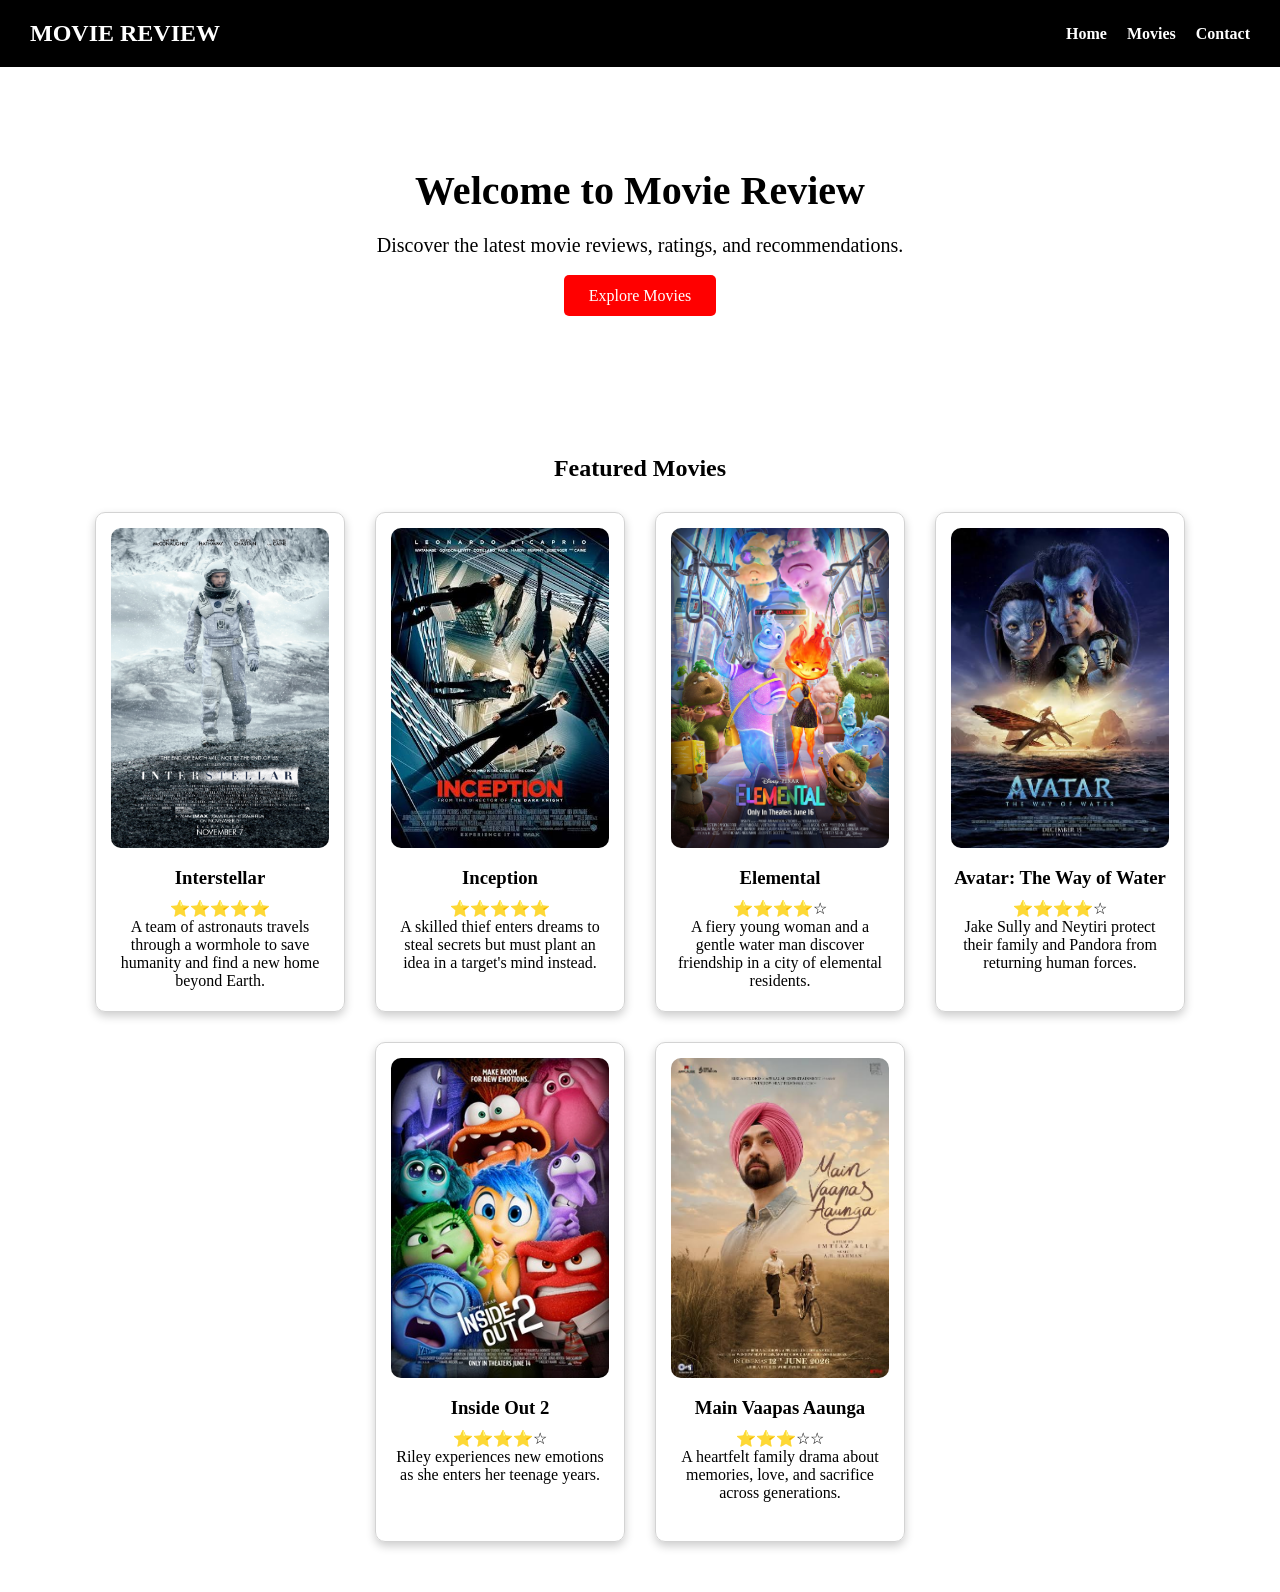
<file: moviereview/index.html>
<!DOCTYPE html>
<html lang="en">

    <head>
        <meta charset="UTF-8">
        <meta name="viweport" content="width=device-width, initial-scale=1.0">
        <title>MOVIE REVIEW WEBSITE</title>
        <link rel="stylesheet" href="style.css">
    </head>

    <body>

        <nav>
            <h1>MOVIE REVIEW</h1>
            <ul>
                <li><a href="index.html">Home</a></li>
                <li><a href="movies.html">Movies</a></li>
                <li><a href="contact.html">Contact</a></li>
            </ul>
        </nav>

        <section class="hero">
            <h2>Welcome to Movie Review</h2>
            <p>Discover the latest movie reviews, ratings, and recommendations.</p>
            <a href="movies.html" class="btn">Explore Movies</a>
        </section>

        <section class="featured">
            <h2>Featured Movies</h2>
            <div class="movie-container">

                <div class="movie-card">
                    <img src="images/interstellar.jpg" alt="Interstellar">
                    <h3>Interstellar</h3>
                    <p>⭐⭐⭐⭐⭐</p>
                    <p>A team of astronauts travels through a wormhole to save humanity and find a new home beyond Earth.</p>
                </div>

                <div class="movie-card">
                    <img src="images/inception.jpg" alt="Inception">
                    <h3>Inception</h3>
                    <p>⭐⭐⭐⭐⭐</p>
                    <p>A skilled thief enters dreams to steal secrets but must plant an idea in a target's mind instead.</p>
                </div>

                <div class="movie-card">
                    <img src="images/elemental.jpg" alt="Elemental">
                    <h3>Elemental</h3>
                    <p>⭐⭐⭐⭐☆</p>
                    <p>A fiery young woman and a gentle water man discover friendship in a city of elemental residents.</p> 
                </div>

                <div class="movie-card">
                    <img src="images/avatar.jpg" alt="Avatar">
                    <h3>Avatar: The Way of Water</h3>
                    <p>⭐⭐⭐⭐☆</p>
                    <p>Jake Sully and Neytiri protect their family and Pandora from returning human forces.</p>
                </div>

                <div class="movie-card">
                    <img src="images/insideout.jpg" alt="Inside Out">
                    <h3>Inside Out 2</h3>
                    <p>⭐⭐⭐⭐☆</p>
                    <p>Riley experiences new emotions as she enters her teenage years.</p>
                </div>

                <div class="movie-card">
                    <img src="images/mva.jpg" alt="mva">
                    <h3>Main Vaapas Aaunga</h3>
                    <p>⭐⭐⭐☆☆</p>
                    <p>A heartfelt family drama about memories, love, and sacrifice across generations.</p>
                </div>

            </div>
        </section>

    </body>
</html>
</file>
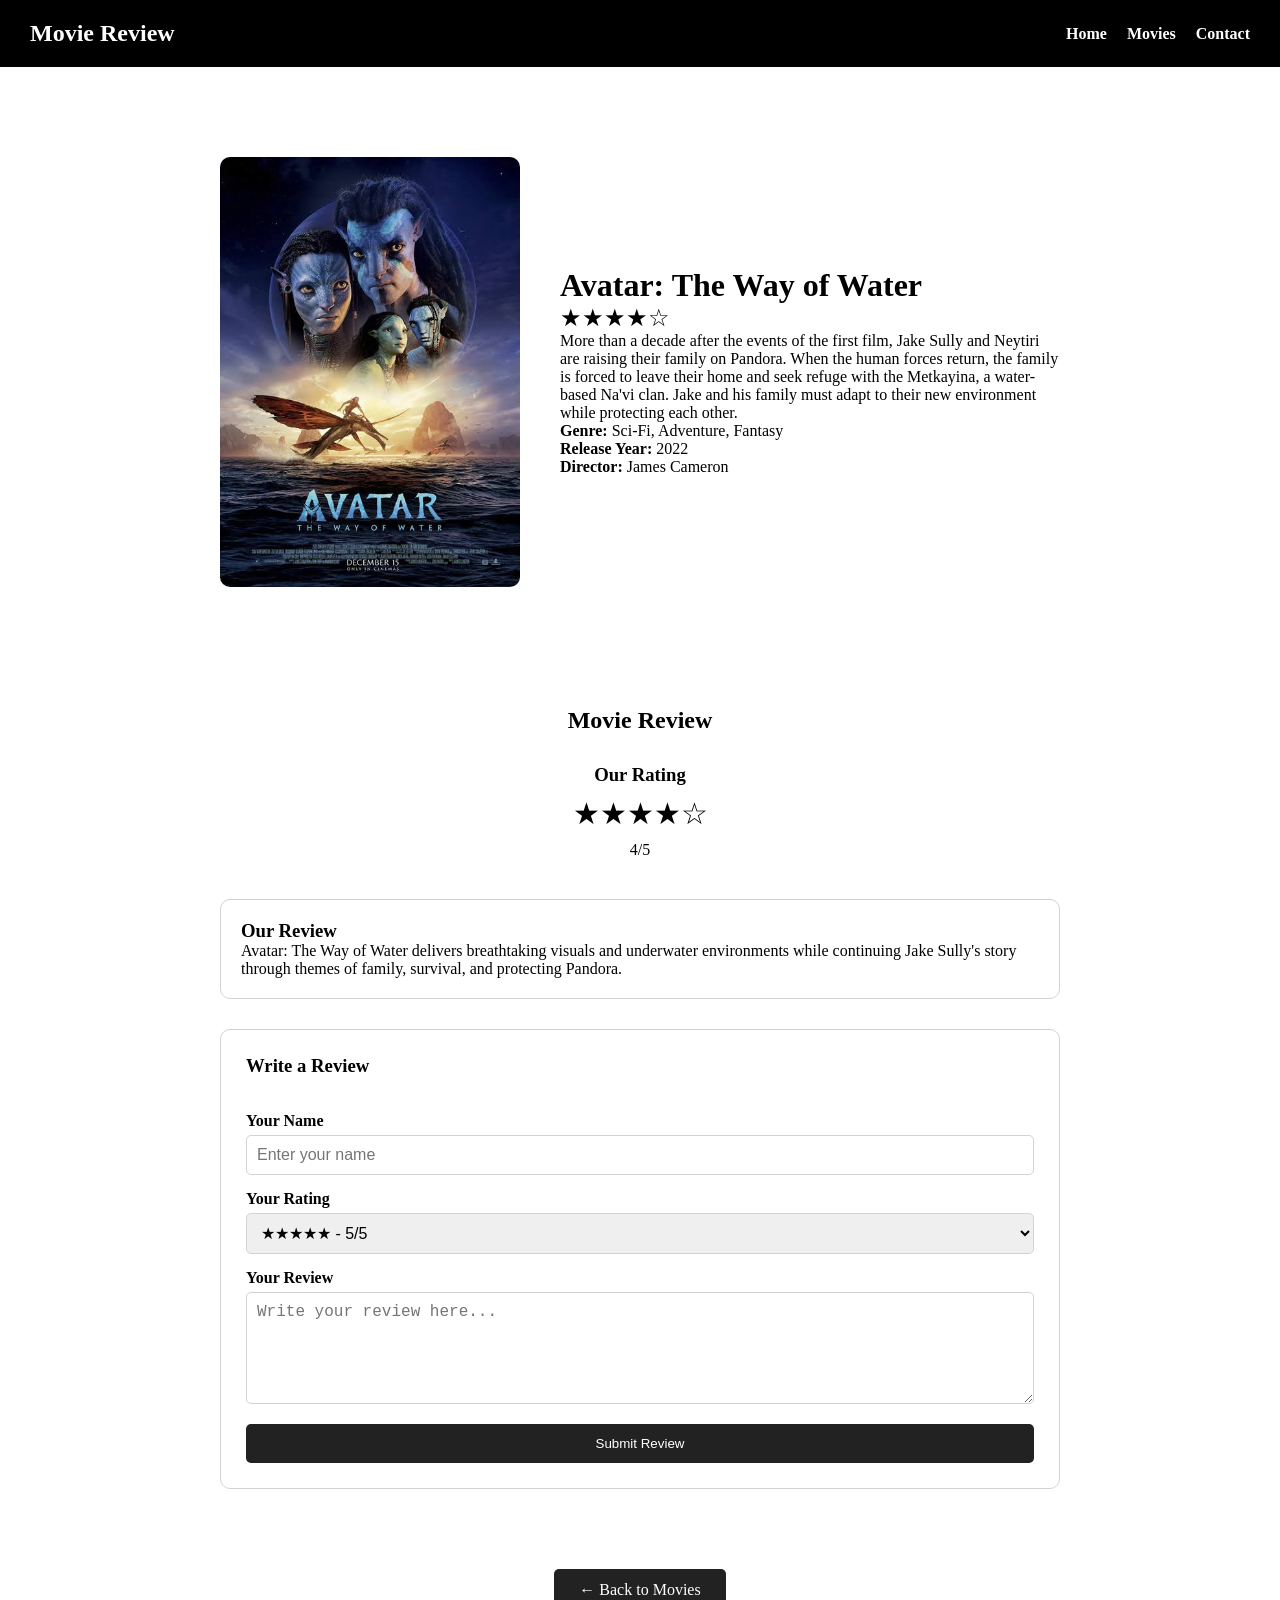
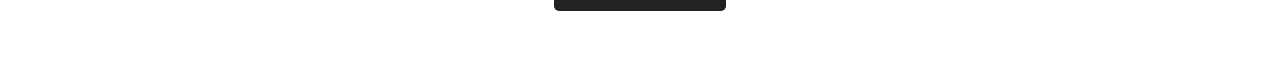
<file: moviereview/avatar.html>
<!DOCTYPE html>
<html lang="en">
<head>
    <meta charset="UTF-8">
    <meta name="viewport" content="width=device-width, initial-scale=1.0">
    <title>Avatar: The Way of Water Review</title>
    <link rel="stylesheet" href="style.css">
</head>

<body>

<nav>
    <h1>Movie Review</h1>

    <ul>
        <li><a href="index.html">Home</a></li>
        <li><a href="movies.html">Movies</a></li>
        <li><a href="contact.html">Contact</a></li>
    </ul>
</nav>

<section class="movie-details">

    <img src="images/avatar.jpg" alt="Avatar">

    <div class="movie-info">
        <h2>Avatar: The Way of Water</h2>

        <p class="rating">★★★★☆</p>

        <p>
            More than a decade after the events of the first film, Jake Sully and Neytiri are raising their family on Pandora.
            When the human forces return, the family is forced to leave their home and seek refuge with the Metkayina, a water-based Na'vi clan.
            Jake and his family must adapt to their new environment while protecting each other.
        </p>

        <p><strong>Genre:</strong> Sci-Fi, Adventure, Fantasy</p>

        <p><strong>Release Year:</strong> 2022</p>

        <p><strong>Director:</strong> James Cameron</p>
    </div>

</section>

<section class="review-section">

    <h2>Movie Review</h2>

    <div class="rating-box">
        <h3>Our Rating</h3>
        <p class="stars">★★★★☆</p>
        <p>4/5</p>
    </div>

    <div class="review">
        <h3>Our Review</h3>
        <p>
            Avatar: The Way of Water delivers breathtaking visuals and
            underwater environments while continuing Jake Sully's story
            through themes of family, survival, and protecting Pandora.
        </p>
    </div>

    <div class="write-review">
        <h3>Write a Review</h3>

        <form id= "reviewForm">
            <label for="name">Your Name</label>
            <input type="text" id="name" placeholder="Enter your name">

            <label for="rating">Your Rating</label>
            <select id="rating">
                <option>★★★★★ - 5/5</option>
                <option>★★★★☆ - 4/5</option>
                <option>★★★☆☆ - 3/5</option>
                <option>★★☆☆☆ - 2/5</option>
                <option>★☆☆☆☆ - 1/5</option>
            </select>

            <label for="review">Your Review</label>
            <textarea id="review" rows="5" placeholder="Write your review here..."></textarea>

            <button type="submit">Submit Review</button>
        </form>
        <div id= "submittedReviews"></div>
    </div>

</section>

<a href="movies.html" class="back-btn">← Back to Movies</a>

<script src="script.js"></script>

</body>
</html>
</file>
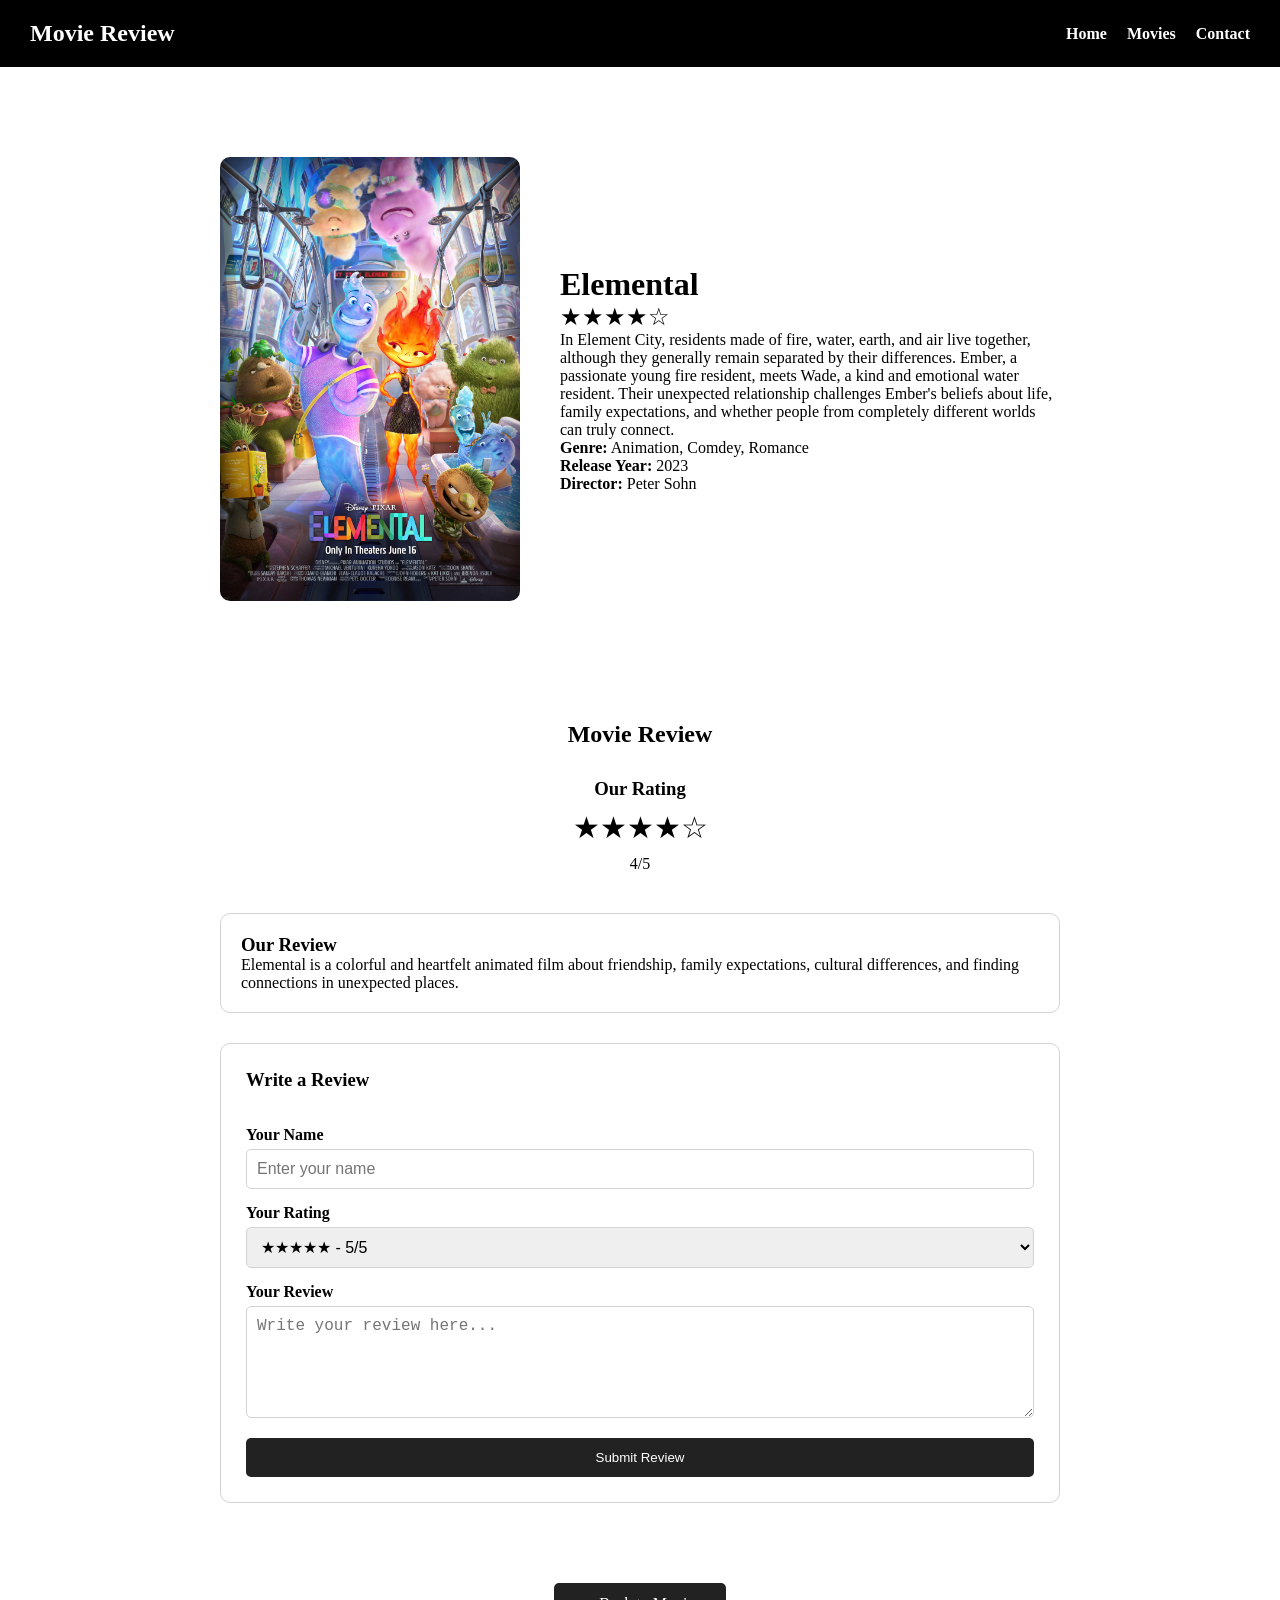
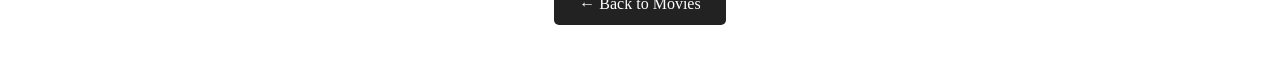
<file: moviereview/elemental.html>
<!DOCTYPE html>
<html lang="en">
<head>
    <meta charset="UTF-8">
    <meta name="viewport" content="width=device-width, initial-scale=1.0">
    <title>Elemental Review</title>
    <link rel="stylesheet" href="style.css">
</head>

<body>

<nav>
    <h1>Movie Review</h1>

    <ul>
        <li><a href="index.html">Home</a></li>
        <li><a href="movies.html">Movies</a></li>
        <li><a href="contact.html">Contact</a></li>
    </ul>
</nav>

<section class="movie-details">

    <img src="images/elemental.jpg" alt="Elemental">

    <div class="movie-info">
        <h2>Elemental</h2>

        <p class="rating">★★★★☆</p>

        <p>
            In Element City, residents made of fire, water, earth, and air live together, although they generally remain separated by their differences.
            Ember, a passionate young fire resident, meets Wade, a kind and emotional water resident.
            Their unexpected relationship challenges Ember's beliefs about life, family expectations, and whether people from completely different worlds can truly connect.
        </p>

        <p><strong>Genre:</strong> Animation, Comdey, Romance</p>

        <p><strong>Release Year:</strong> 2023</p>

        <p><strong>Director:</strong> Peter Sohn</p>
    </div>

</section>

<section class="review-section">

    <h2>Movie Review</h2>

    <div class="rating-box">
        <h3>Our Rating</h3>
        <p class="stars">★★★★☆</p>
        <p>4/5</p>
    </div>

    <div class="review">
        <h3>Our Review</h3>
        <p>
            Elemental is a colorful and heartfelt animated film about
            friendship, family expectations, cultural differences, and
            finding connections in unexpected places.
        </p>
    </div>

    <div class="write-review">
        <h3>Write a Review</h3>

        <form id= "reviewForm">
            <label for="name">Your Name</label>
            <input type="text" id="name" placeholder="Enter your name">

            <label for="rating">Your Rating</label>
            <select id="rating">
                <option>★★★★★ - 5/5</option>
                <option>★★★★☆ - 4/5</option>
                <option>★★★☆☆ - 3/5</option>
                <option>★★☆☆☆ - 2/5</option>
                <option>★☆☆☆☆ - 1/5</option>
            </select>

            <label for="review">Your Review</label>
            <textarea id="review" rows="5" placeholder="Write your review here..."></textarea>

            <button type="submit">Submit Review</button>
        </form>
        <div id= "submittedReviews"></div>
    </div>

</section>

<a href="movies.html" class="back-btn">← Back to Movies</a>

<script src="script.js"></script>

</body>
</html>
</file>
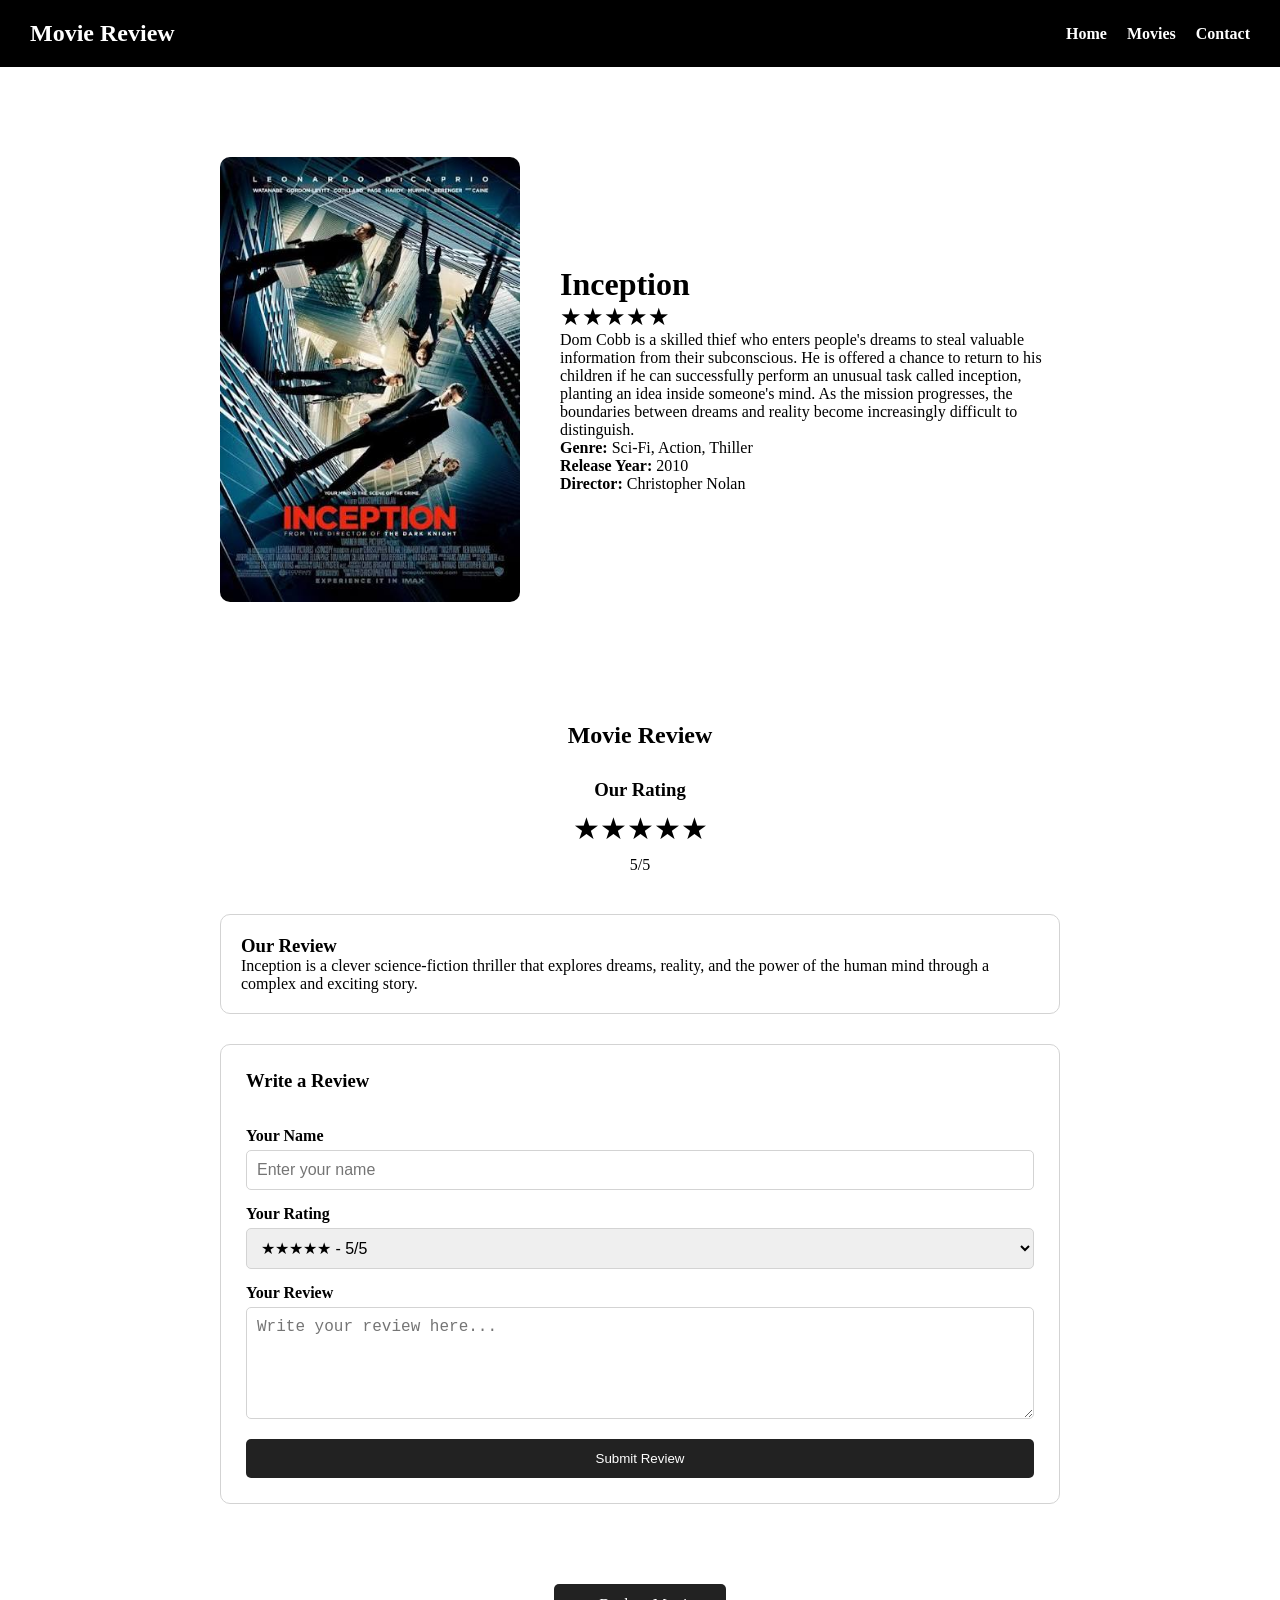
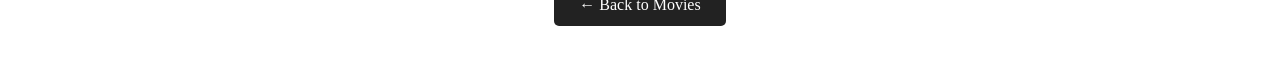
<file: moviereview/inception.html>
<!DOCTYPE html>
<html lang="en">
<head>
    <meta charset="UTF-8">
    <meta name="viewport" content="width=device-width, initial-scale=1.0">
    <title>Inception Review</title>
    <link rel="stylesheet" href="style.css">
</head>

<body>

<nav>
    <h1>Movie Review</h1>

    <ul>
        <li><a href="index.html">Home</a></li>
        <li><a href="movies.html">Movies</a></li>
        <li><a href="contact.html">Contact</a></li>
    </ul>
</nav>

<section class="movie-details">

    <img src="images/inception.jpg" alt="Inception">

    <div class="movie-info">
        <h2>Inception</h2>

        <p class="rating">★★★★★</p>

        <p>
            Dom Cobb is a skilled thief who enters people's dreams to steal valuable information from their subconscious.
            He is offered a chance to return to his children if he can successfully perform an unusual task called inception, planting an idea inside someone's mind.
            As the mission progresses, the boundaries between dreams and reality become increasingly difficult to distinguish.
        </p>

        <p><strong>Genre:</strong> Sci-Fi, Action, Thiller</p>

        <p><strong>Release Year:</strong> 2010</p>

        <p><strong>Director:</strong> Christopher Nolan</p>
    </div>

</section>

<section class="review-section">

    <h2>Movie Review</h2>

    <div class="rating-box">
        <h3>Our Rating</h3>
        <p class="stars">★★★★★</p>
        <p>5/5</p>
    </div>

    <div class="review">
        <h3>Our Review</h3>
        <p>
            Inception is a clever science-fiction thriller that explores
            dreams, reality, and the power of the human mind through a
            complex and exciting story.
        </p>
    </div>

    <div class="write-review">
        <h3>Write a Review</h3>

        <form id= "reviewForm">
            <label for="name">Your Name</label>
            <input type="text" id="name" placeholder="Enter your name">

            <label for="rating">Your Rating</label>
            <select id="rating">
                <option>★★★★★ - 5/5</option>
                <option>★★★★☆ - 4/5</option>
                <option>★★★☆☆ - 3/5</option>
                <option>★★☆☆☆ - 2/5</option>
                <option>★☆☆☆☆ - 1/5</option>
            </select>

            <label for="review">Your Review</label>
            <textarea id="review" rows="5" placeholder="Write your review here..."></textarea>

            <button type="submit">Submit Review</button>
        </form>
        <div id= "submittedReviews"></div>
    </div>

</section>

<a href="movies.html" class="back-btn">← Back to Movies</a>

<script src="script.js"></script>

</body>
</html>
</file>
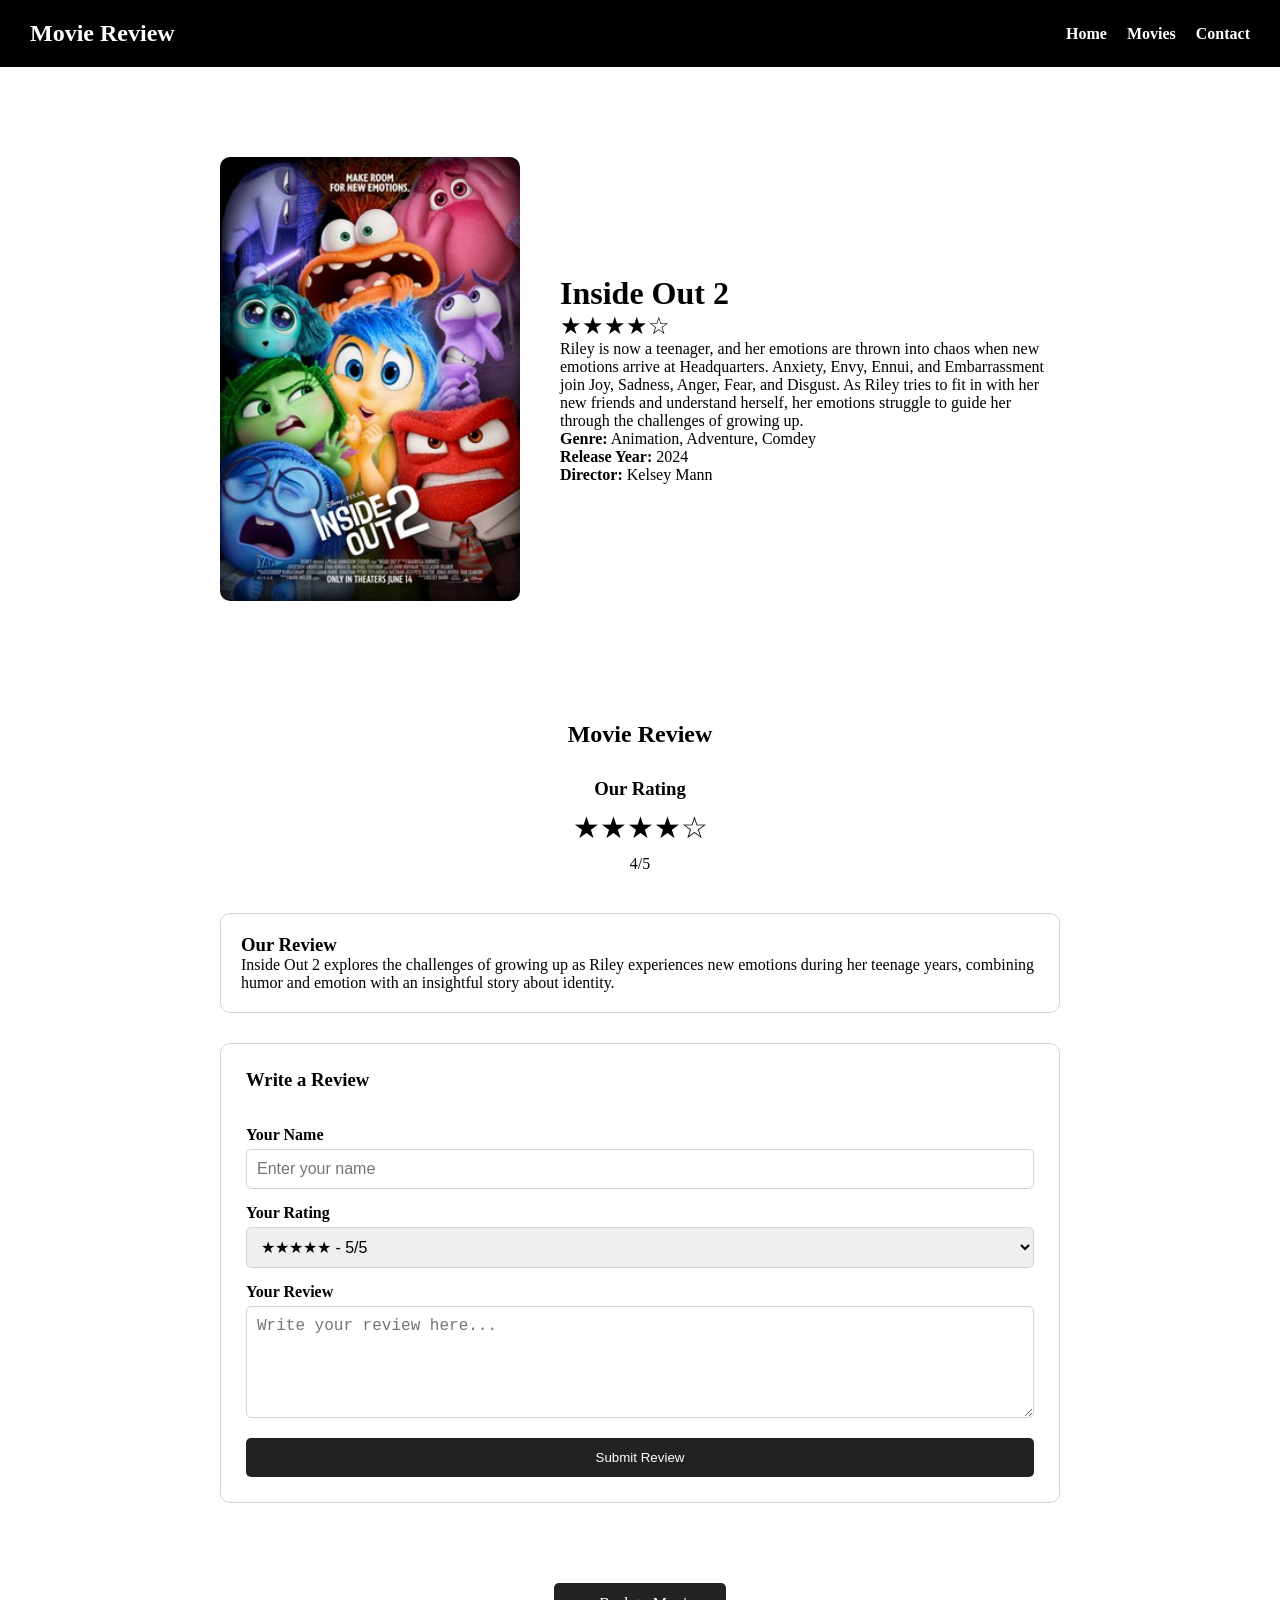
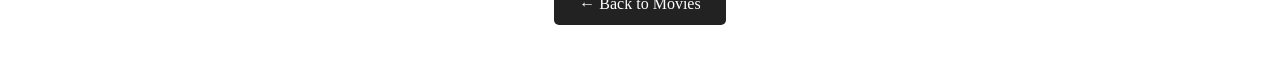
<file: moviereview/insideout.html>
<!DOCTYPE html>
<html lang="en">
<head>
    <meta charset="UTF-8">
    <meta name="viewport" content="width=device-width, initial-scale=1.0">
    <title>Inside Out 2 Review</title>
    <link rel="stylesheet" href="style.css">
</head>

<body>

<nav>
    <h1>Movie Review</h1>

    <ul>
        <li><a href="index.html">Home</a></li>
        <li><a href="movies.html">Movies</a></li>
        <li><a href="contact.html">Contact</a></li>
    </ul>
</nav>

<section class="movie-details">

    <img src="images/insideout.jpg" alt="insideout">

    <div class="movie-info">
        <h2>Inside Out 2</h2>

        <p class="rating">★★★★☆</p>

        <p>
           Riley is now a teenager, and her emotions are thrown into chaos when new emotions arrive at Headquarters.
           Anxiety, Envy, Ennui, and Embarrassment join Joy, Sadness, Anger, Fear, and Disgust.
           As Riley tries to fit in with her new friends and understand herself, her emotions struggle to guide her through the challenges of growing up. 
        </p>

        <p><strong>Genre:</strong> Animation, Adventure, Comdey</p>

        <p><strong>Release Year:</strong> 2024</p>

        <p><strong>Director:</strong> Kelsey Mann</p>
    </div>

</section>

<section class="review-section">

    <h2>Movie Review</h2>

    <div class="rating-box">
        <h3>Our Rating</h3>
        <p class="stars">★★★★☆</p>
        <p>4/5</p>
    </div>

    <div class="review">
        <h3>Our Review</h3>
        <p>
            Inside Out 2 explores the challenges of growing up as Riley
            experiences new emotions during her teenage years, combining
            humor and emotion with an insightful story about identity.
        </p>
    </div>

    <div class="write-review">
        <h3>Write a Review</h3>

        <form id= "reviewForm">
            <label for="name">Your Name</label>
            <input type="text" id="name" placeholder="Enter your name">

            <label for="rating">Your Rating</label>
            <select id="rating">
                <option>★★★★★ - 5/5</option>
                <option>★★★★☆ - 4/5</option>
                <option>★★★☆☆ - 3/5</option>
                <option>★★☆☆☆ - 2/5</option>
                <option>★☆☆☆☆ - 1/5</option>
            </select>

            <label for="review">Your Review</label>
            <textarea id="review" rows="5" placeholder="Write your review here..."></textarea>

            <button type="submit">Submit Review</button>
        </form>
        <div id= "submittedReviews"></div>
    </div>

</section>

<a href="movies.html" class="back-btn">← Back to Movies</a>

<script src="script.js"></script>

</body>
</html>
</file>
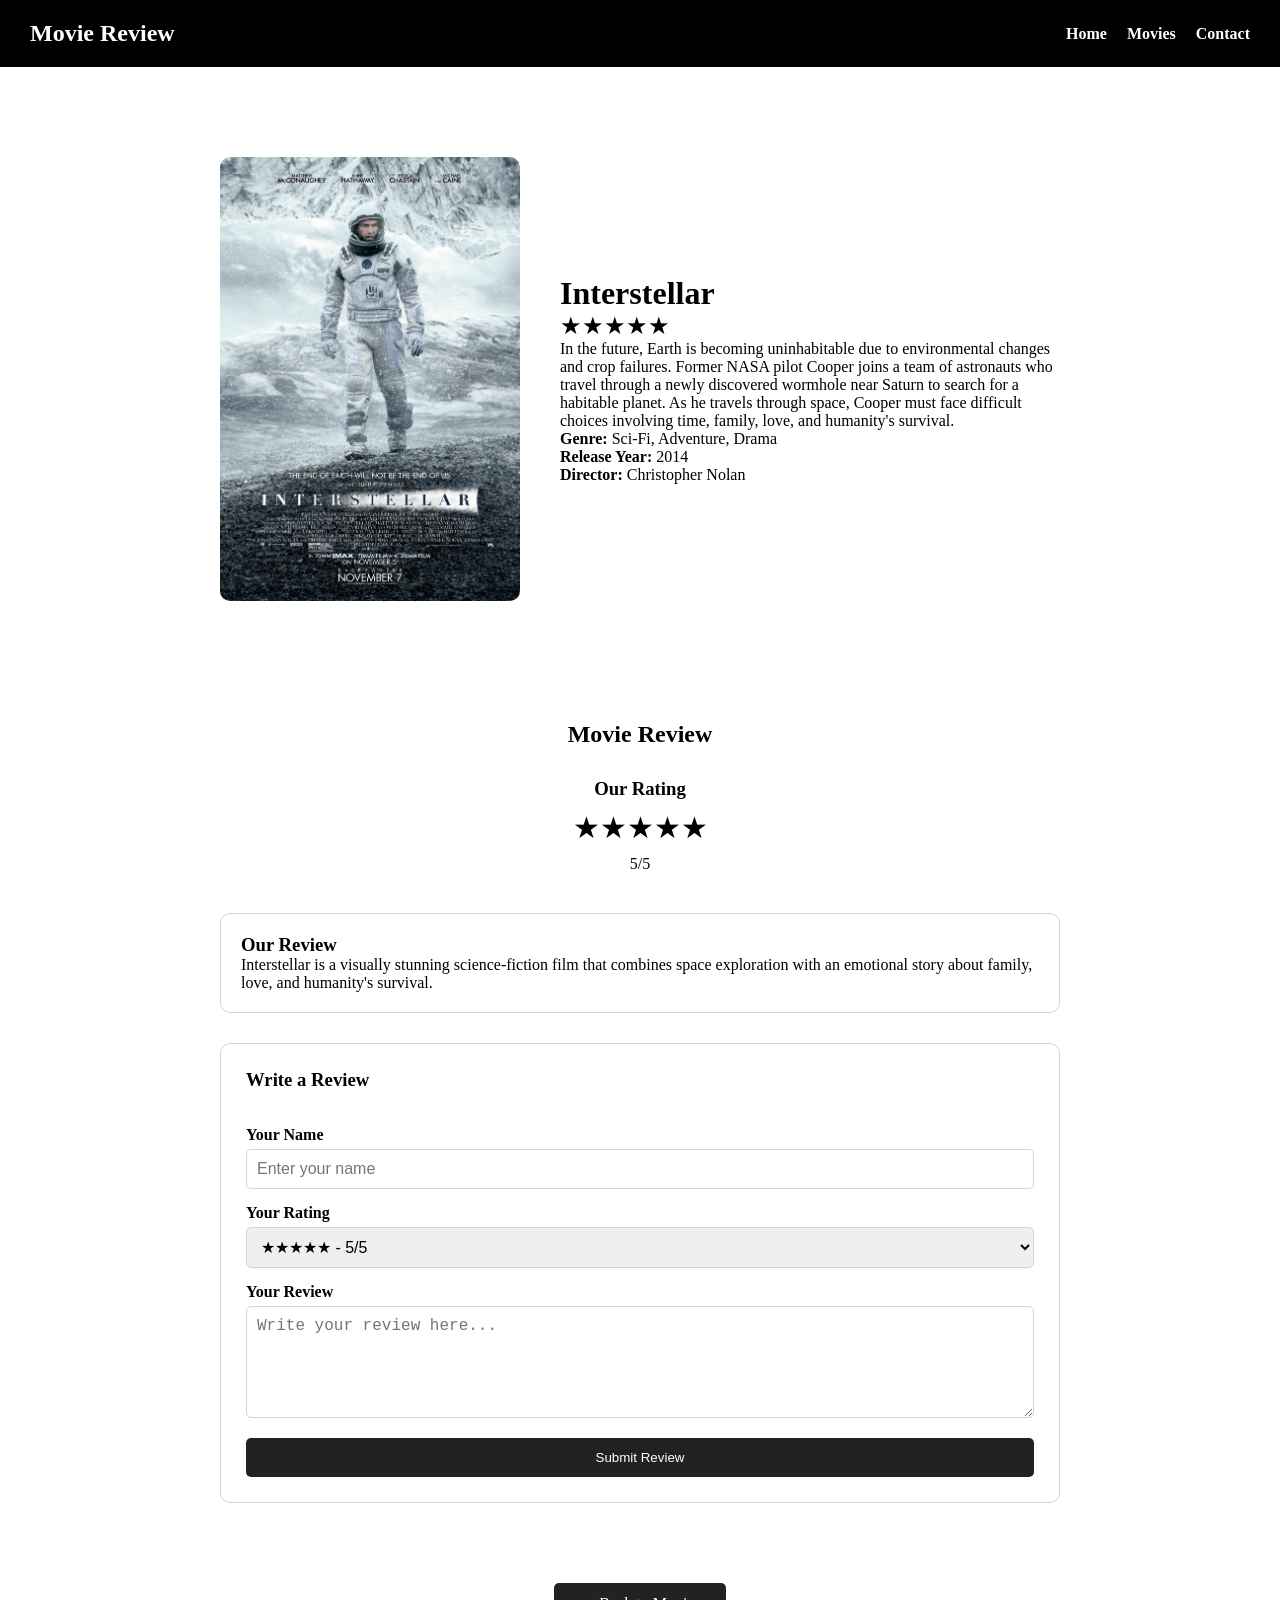
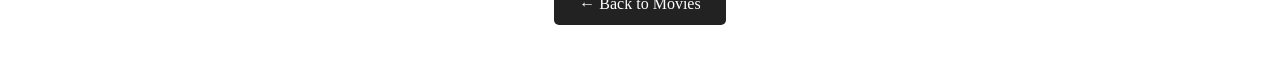
<file: moviereview/interstellar.html>
<!DOCTYPE html>
<html lang="en">
<head>
    <meta charset="UTF-8">
    <meta name="viewport" content="width=device-width, initial-scale=1.0">
    <title>Interstellar Review</title>
    <link rel="stylesheet" href="style.css">
</head>

<body>

<nav>
    <h1>Movie Review</h1>

    <ul>
        <li><a href="index.html">Home</a></li>
        <li><a href="movies.html">Movies</a></li>
        <li><a href="contact.html">Contact</a></li>
    </ul>
</nav>

<section class="movie-details">

    <img src="images/interstellar.jpg" alt="Interstellar">

    <div class="movie-info">
        <h2>Interstellar</h2>

        <p class="rating">★★★★★</p>

        <p>
            In the future, Earth is becoming uninhabitable due to environmental changes and crop failures. 
            Former NASA pilot Cooper joins a team of astronauts who travel through a newly discovered wormhole near Saturn to search for a habitable planet. 
            As he travels through space, Cooper must face difficult choices involving time, family, love, and humanity's survival.
        </p>

        <p><strong>Genre:</strong> Sci-Fi, Adventure, Drama</p>

        <p><strong>Release Year:</strong> 2014</p>

        <p><strong>Director:</strong> Christopher Nolan</p>
    </div>

</section>

<section class="review-section">

    <h2>Movie Review</h2>

    <div class="rating-box">
        <h3>Our Rating</h3>
        <p class="stars">★★★★★</p>
        <p>5/5</p>
    </div>

    <div class="review">
        <h3>Our Review</h3>
        <p>
            Interstellar is a visually stunning science-fiction film that
            combines space exploration with an emotional story about family,
            love, and humanity's survival.
        </p>
    </div>

    <div class="write-review">
        <h3>Write a Review</h3>

        <form id= "reviewForm">
            <label for="name">Your Name</label>
            <input type="text" id="name" placeholder="Enter your name">

            <label for="rating">Your Rating</label>
            <select id="rating">
                <option value="5">★★★★★ - 5/5</option>
                <option value="4">★★★★☆ - 4/5</option>
                <option value="3">★★★☆☆ - 3/5</option>
                <option value="2">★★☆☆☆ - 2/5</option>
                <option value="1">★☆☆☆☆ - 1/5</option>
            </select>

            <label for="review">Your Review</label>
            <textarea id="review" rows="5"
                placeholder="Write your review here..."></textarea>

            <button type="submit">Submit Review</button>
        </form>
        <div id= "submittedReviews"></div>
    </div>

</section>

<a href="movies.html" class="back-btn">← Back to Movies</a>

<script src="script.js"></script>

</body>
</html>
</file>
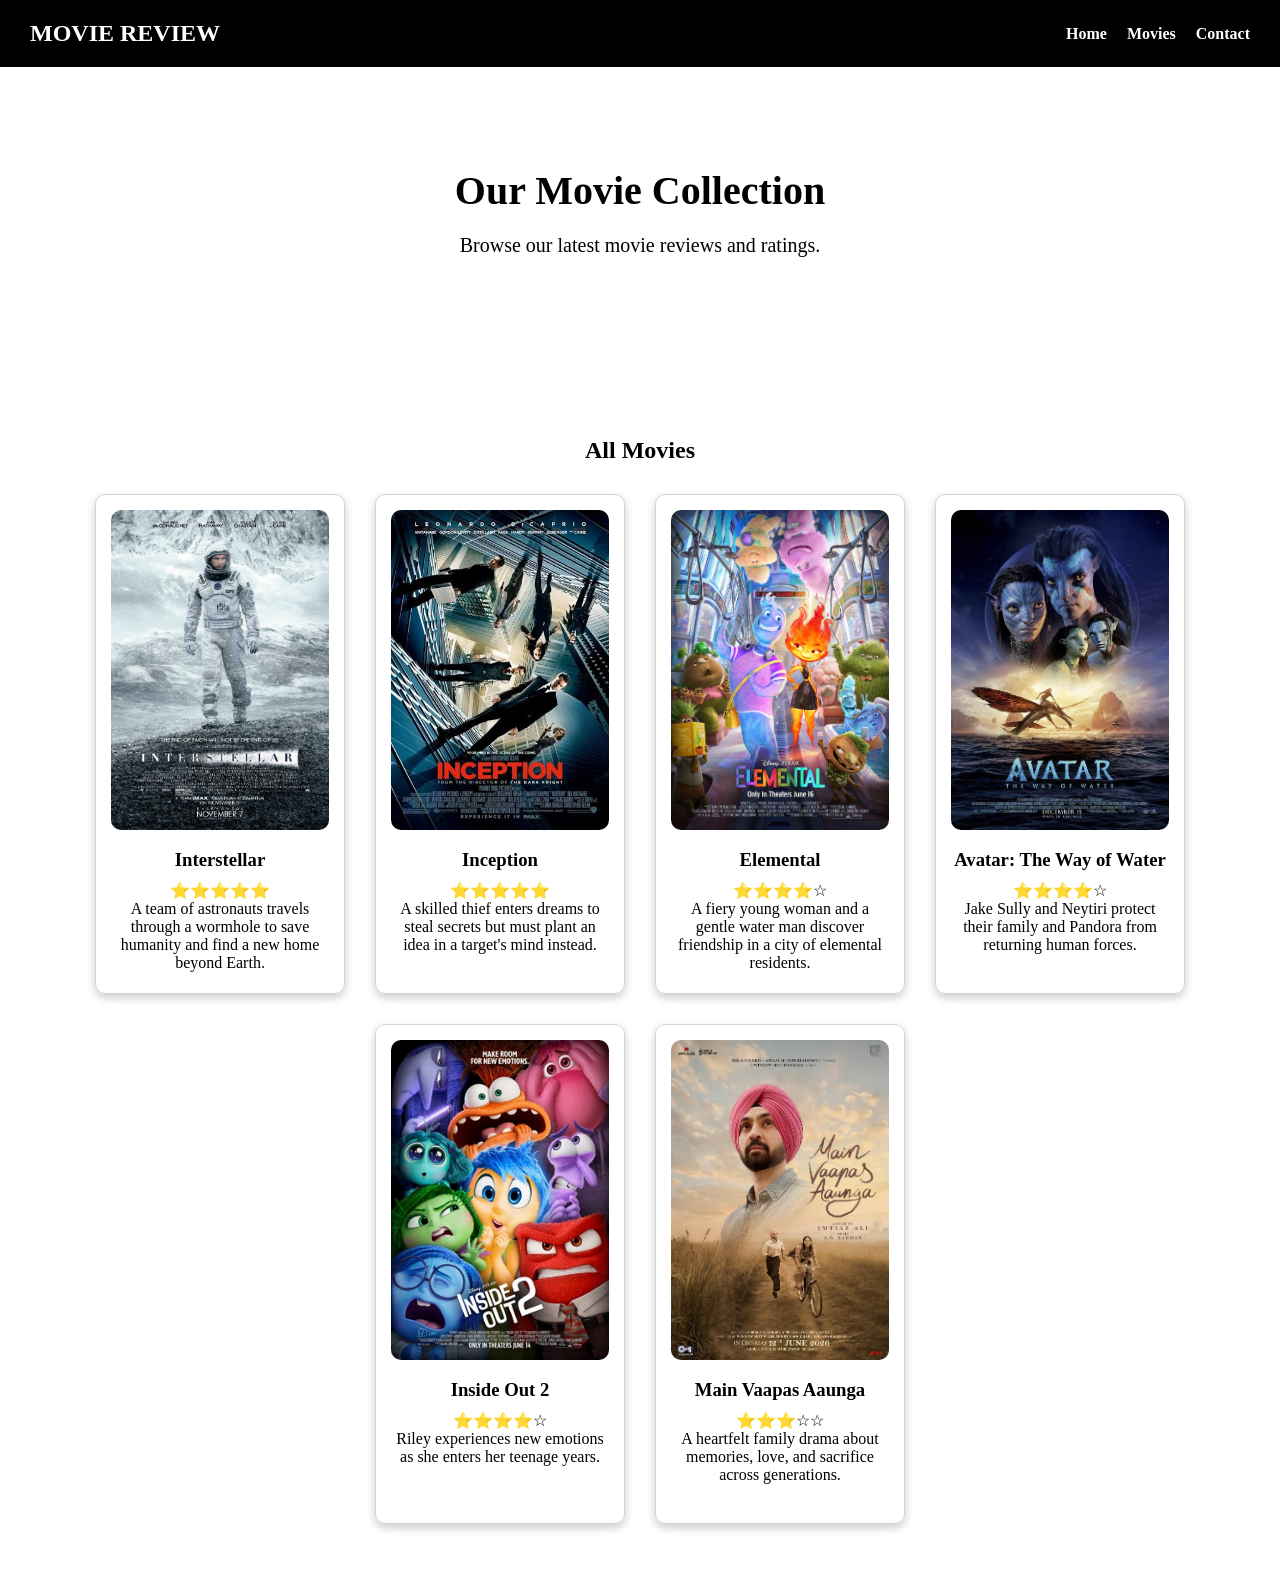
<file: moviereview/movies.html>
<!DOCTYPE html>
<html lang="en">

    <head>
        <meta charset="UTF-8">
        <meta name="viweport" content="width=device-width, initial-scale=1.0">
        <title>MOVIE REVIEW WEBSITE</title>
        <link rel="stylesheet" href="style.css">
    </head>

    <body>

        <nav>
            <h1>MOVIE REVIEW</h1>
            <ul>
                <li><a href="index.html">Home</a></li>
                <li><a href="movies.html">Movies</a></li>
                <li><a href="contact.html">Contact</a></li>
            </ul>
        </nav>

        <section class="hero">
            <h2>Our Movie Collection</h2>
            <p>Browse our latest movie reviews and ratings.</p>
        </section>

        <section class="featured">
            <h2>All Movies</h2>
            <div class="movie-container">
            <a href="interstellar.html" class="movie-link">
                <div class="movie-card">
                    <img src="images/interstellar.jpg" alt="Interstellar">
                    <h3>Interstellar</h3>
                    <p>⭐⭐⭐⭐⭐</p>
                    <p>A team of astronauts travels through a wormhole to save humanity and find a new home beyond Earth.</p>
                </div>
            </a>    

            <a href="inception.html" class="movie-link">
                <div class="movie-card">
                    <img src="images/inception.jpg" alt="Inception">
                    <h3>Inception</h3>
                    <p>⭐⭐⭐⭐⭐</p>
                    <p>A skilled thief enters dreams to steal secrets but must plant an idea in a target's mind instead.</p>
                </div>
            </a>

            <a href="elemental.html" class="movie-link">
                <div class="movie-card">
                    <img src="images/elemental.jpg" alt="Elemental">
                    <h3>Elemental</h3>
                    <p>⭐⭐⭐⭐☆</p>
                    <p>A fiery young woman and a gentle water man discover friendship in a city of elemental residents.</p>
                </div>
            </a>    

            <a href="avatar.html" class="movie-link">
                <div class="movie-card">
                    <img src="images/avatar.jpg" alt="Avatar">
                    <h3>Avatar: The Way of Water</h3>
                    <p>⭐⭐⭐⭐☆</p>
                    <p>Jake Sully and Neytiri protect their family and Pandora from returning human forces.</p>
                </div>
            </a>    

            <a href="insideout.html" class="movie-link">
                <div class="movie-card">
                    <img src="images/insideout.jpg" alt="Inside Out">
                    <h3>Inside Out 2</h3>
                    <p>⭐⭐⭐⭐☆</p>
                    <p>Riley experiences new emotions as she enters her teenage years.</p>
                </div>
            </a>    

            <a href="mva.html" class="movie-link">
                <div class="movie-card">
                    <img src="images/mva.jpg" alt="mva">
                    <h3>Main Vaapas Aaunga</h3>
                    <p>⭐⭐⭐☆☆</p>
                    <p>A heartfelt family drama about memories, love, and sacrifice across generations.</p>
                </div>
            </a>    
            </div>
        </section>

    </body>
</html>
</file>
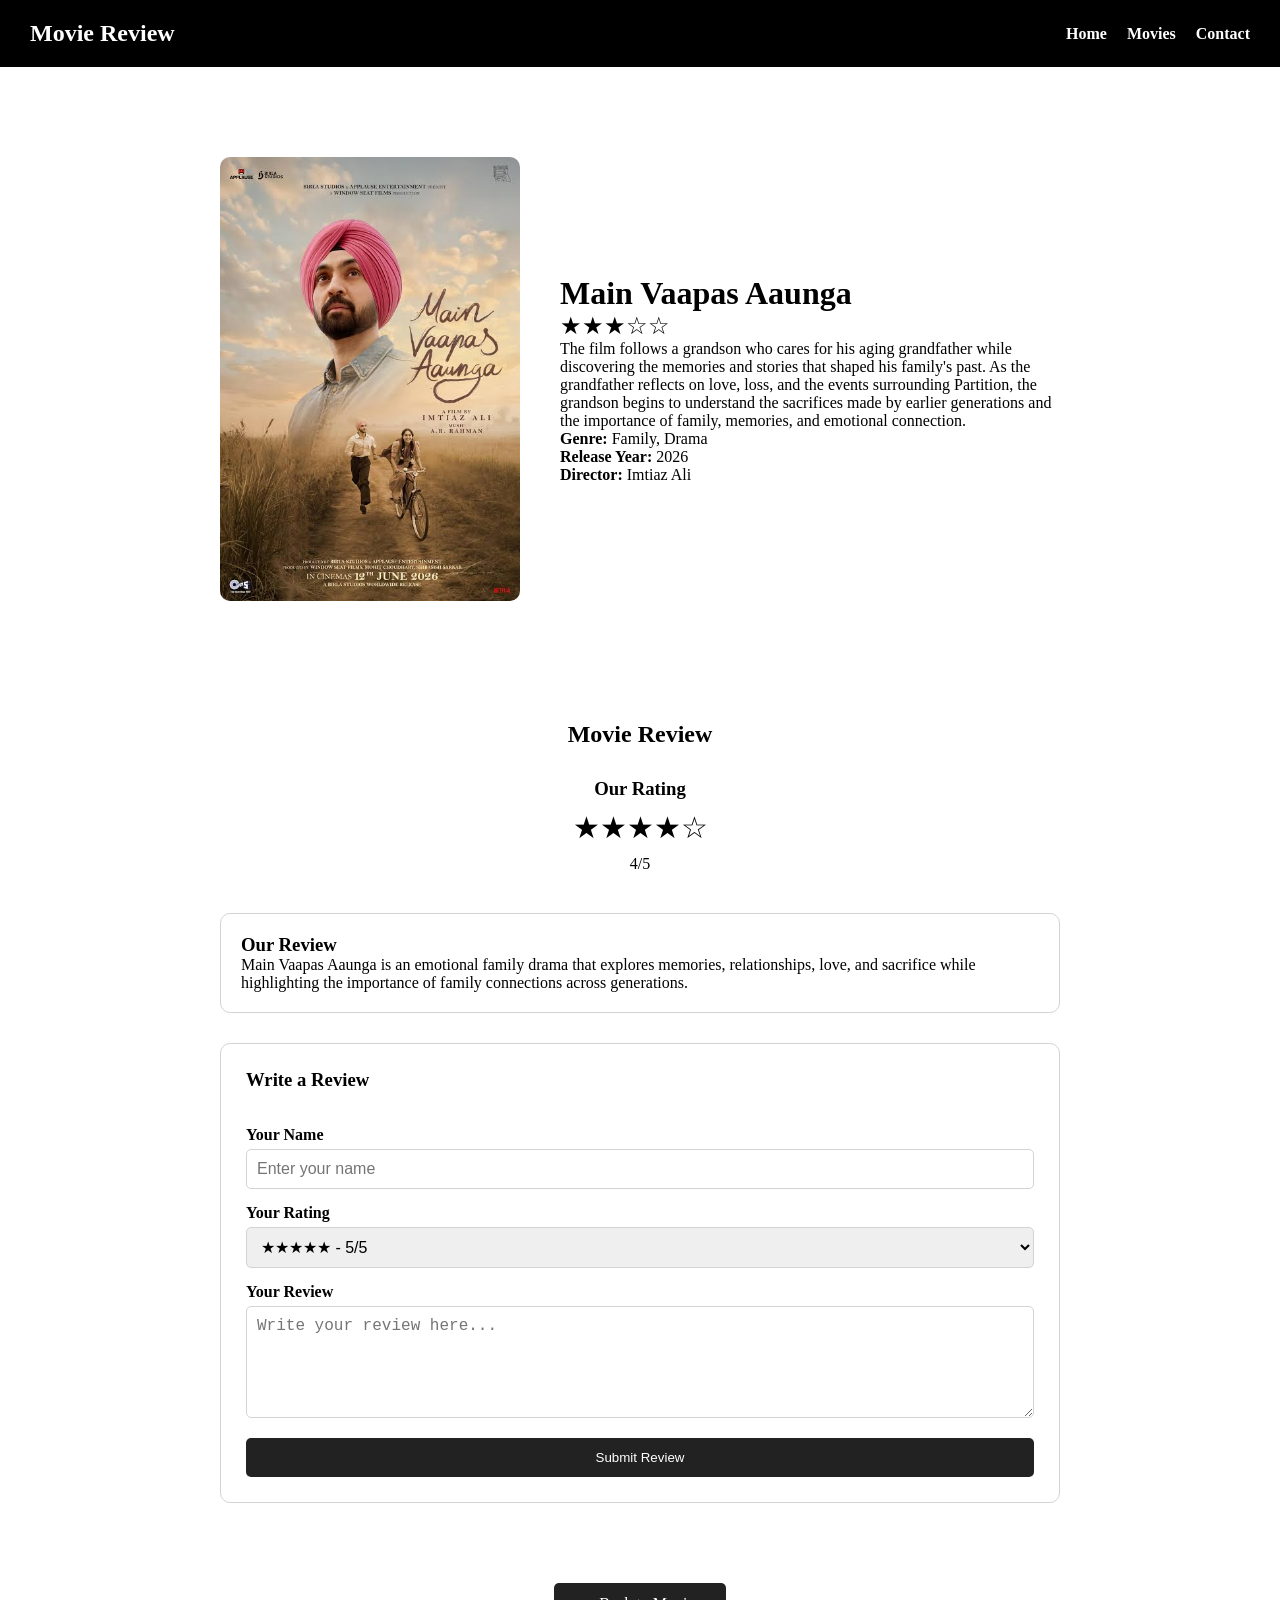
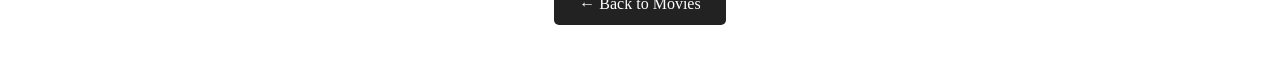
<file: moviereview/mva.html>
<!DOCTYPE html>
<html lang="en">
<head>
    <meta charset="UTF-8">
    <meta name="viewport" content="width=device-width, initial-scale=1.0">
    <title>Main Vaapas Aaunga Review</title>
    <link rel="stylesheet" href="style.css">
</head>

<body>

<nav>
    <h1>Movie Review</h1>

    <ul>
        <li><a href="index.html">Home</a></li>
        <li><a href="movies.html">Movies</a></li>
        <li><a href="contact.html">Contact</a></li>
    </ul>
</nav>

<section class="movie-details">

    <img src="images/mva.jpg" alt="mva">

    <div class="movie-info">
        <h2>Main Vaapas Aaunga</h2>

        <p class="rating">★★★☆☆</p>

        <p>
            The film follows a grandson who cares for his aging grandfather while discovering the memories and stories that shaped his family's past.
            As the grandfather reflects on love, loss, and the events surrounding Partition, the grandson begins to understand the sacrifices made by earlier generations and the importance of family, memories, and emotional connection.
        </p>

        <p><strong>Genre:</strong> Family, Drama</p>

        <p><strong>Release Year:</strong> 2026</p>

        <p><strong>Director:</strong> Imtiaz Ali</p>
    </div>

</section>

<section class="review-section">

    <h2>Movie Review</h2>

    <div class="rating-box">
        <h3>Our Rating</h3>
        <p class="stars">★★★★☆</p>
        <p>4/5</p>
    </div>

    <div class="review">
        <h3>Our Review</h3>
        <p>
            Main Vaapas Aaunga is an emotional family drama that explores
            memories, relationships, love, and sacrifice while highlighting
            the importance of family connections across generations.
        </p>
    </div>

    <div class="write-review">
        <h3>Write a Review</h3>

        <form id= "reviewForm">
            <label for="name">Your Name</label>
            <input type="text" id="name" placeholder="Enter your name">

            <label for="rating">Your Rating</label>
            <select id="rating">
                <option>★★★★★ - 5/5</option>
                <option>★★★★☆ - 4/5</option>
                <option>★★★☆☆ - 3/5</option>
                <option>★★☆☆☆ - 2/5</option>
                <option>★☆☆☆☆ - 1/5</option>
            </select>

            <label for="review">Your Review</label>
            <textarea id="review" rows="5" placeholder="Write your review here..."></textarea>

            <button type="submit">Submit Review</button>
        </form>
        <div id= "submittedReviews"></div>
    </div>

</section>

<a href="movies.html" class="back-btn">← Back to Movies</a>

<script src="script.js"></script>

</body>
</html>
</file>
<file: moviereview/style.css>
*{
    margin: 0;
    padding: 0;
    box-sizing: border-box;
}

nav{
    background-color: black;
    color: white;
    padding: 20px 30px;
    display: flex;
    justify-content: space-between;
    align-items: center;
}

nav ul{
    list-style: none;
    display: flex;
}

nav ul li{
    margin-left: 20px;
}

nav ul li a{
    text-decoration: none;
    color: white;
    font-weight: bold;
}

nav ul li a:hover{
    color: red;
}

.hero{
    text-align: center;
    padding: 100px 20px;
}

.hero h2{
    font-size: 40px;
    margin-bottom: 20px;
}

.hero p{
    font-size: 20px;
    margin-bottom: 30px;
}

.btn{
    background-color: red;
    color: white;
    padding: 12px 25px;
    text-decoration: none;
    border-radius: 5px;
}

.btn:hover{
    background-color: darkred;
}

.featured{
    padding: 50px;
    text-align: center;
}

.movie-container{
    display: flex;
    justify-content: center;
    gap: 30px;
    margin-top: 30px;
    flex-wrap: wrap;
}

.movie-card{
    width: 250px;
    height: 500px;
    border: 1px solid lightgray;
    border-radius: 10px;
    padding: 15px;
    box-shadow: 0 4px 10px rgba(0,0,0,0.2);
    transition: transform 0.3s ease, box-shadow 0.3s ease;
    text-align: center;
}

.movie-card:hover{
    transform: translateY(-10px);
    box-shadow: 0 10px 20px rgba(0,0,0,0.3);
}

.movie-card img{
    width: 100%;
    height: 320px;
    object-fit: cover;
    border-radius: 10px;
}

.movie-card h3{
    margin: 15px 0 10px;
}

.movie-link {
    text-decoration: none;
    color: inherit;
}

.movie-details {
    display: flex;
    gap: 40px;
    max-width: 900px;
    margin: 60px auto;
    padding: 30px;
    align-items: center;
}

.movie-details img {
    width: 300px;
    border-radius: 10px;
}

.movie-info {
    max-width: 500px;
}

.movie-info h2 {
    font-size: 32px;
}

.rating {
    font-size: 24px;
}

.back-btn {
    display: block;
    width: fit-content;
    margin: 20px auto 50px;
    padding: 12px 25px;
    background-color: #222;
    color: white;
    text-decoration: none;
    border-radius: 5px;
}

.back-btn:hover {
    background-color: red;
}

.review-section {
    max-width: 900px;
    margin: 50px auto;
    padding: 30px;
}

.review-section > h2 {
    text-align: center;
    margin-bottom: 30px;
}

.rating-box {
    text-align: center;
    margin-bottom: 40px;
}

.stars {
    font-size: 30px;
    margin: 10px 0;
}

.review {
    padding: 20px;
    border: 1px solid lightgray;
    border-radius: 10px;
    margin-bottom: 30px;
}

.write-review {
    padding: 25px;
    border: 1px solid lightgray;
    border-radius: 10px;
}

.write-review h3 {
    margin-bottom: 20px;
}

.write-review form {
    display: flex;
    flex-direction: column;
}

.write-review label {
    margin-top: 15px;
    margin-bottom: 5px;
    font-weight: bold;
}

.write-review input,
.write-review select,
.write-review textarea {
    padding: 10px;
    border: 1px solid lightgray;
    border-radius: 5px;
    font-size: 16px;
}

.write-review button {
    margin-top: 20px;
    padding: 12px;
    background-color: #222;
    color: white;
    border: none;
    border-radius: 5px;
    cursor: pointer;
}

.write-review button:hover {
    background-color: red;
}

.submitted-review {
    margin-top: 20px;
    padding: 20px;
    border: 1px solid lightgray;
    border-radius: 10px;
}

.submitted-review h3 {
    margin-bottom: 8px;
}

.submitted-review p {
    margin: 6px 0;
}

.submitted-review button {
    margin-top: 10px;
    padding: 8px 15px;
    border: none;
    border-radius: 5px;
    cursor: pointer;
}

.contact-section {
    max-width: 600px;
    margin: 60px auto;
    padding: 30px;
    text-align: center;
}

.contact-section h2 {
    margin-bottom: 10px;
}

.contact-section p {
    margin-bottom: 30px;
}

.contact-section form {
    display: flex;
    flex-direction: column;
    text-align: left;
}

.contact-section label {
    margin-top: 15px;
    margin-bottom: 5px;
    font-weight: bold;
}

.contact-section input,
.contact-section textarea {
    padding: 12px;
    border: 1px solid lightgray;
    border-radius: 5px;
    font-size: 16px;
}

.contact-section button {
    margin-top: 20px;
    padding: 12px;
    border: none;
    border-radius: 5px;
    background-color: #222;
    color: white;
    cursor: pointer;
}

.contact-section button:hover {
    background-color: red;
}

@media (max-width: 768px) {

    nav {
        flex-direction: column;
        gap: 15px;
    }

    nav ul {
        flex-direction: column;
        gap: 10px;
    }

    .movie-container {
        flex-direction: column;
        align-items: center;
    }

    .movie-card {
        width: 85%;
    }

    .movie-details {
        flex-direction: column;
        text-align: center;
        padding: 20px;
    }

    .movie-details img {
        width: 80%;
        max-width: 300px;
    }

    .movie-info {
        max-width: 100%;
    }

    .review-section {
        width: 90%;
        padding: 15px;
    }

    .contact-section {
        width: 85%;
        padding: 15px;
    }
}
</file>
